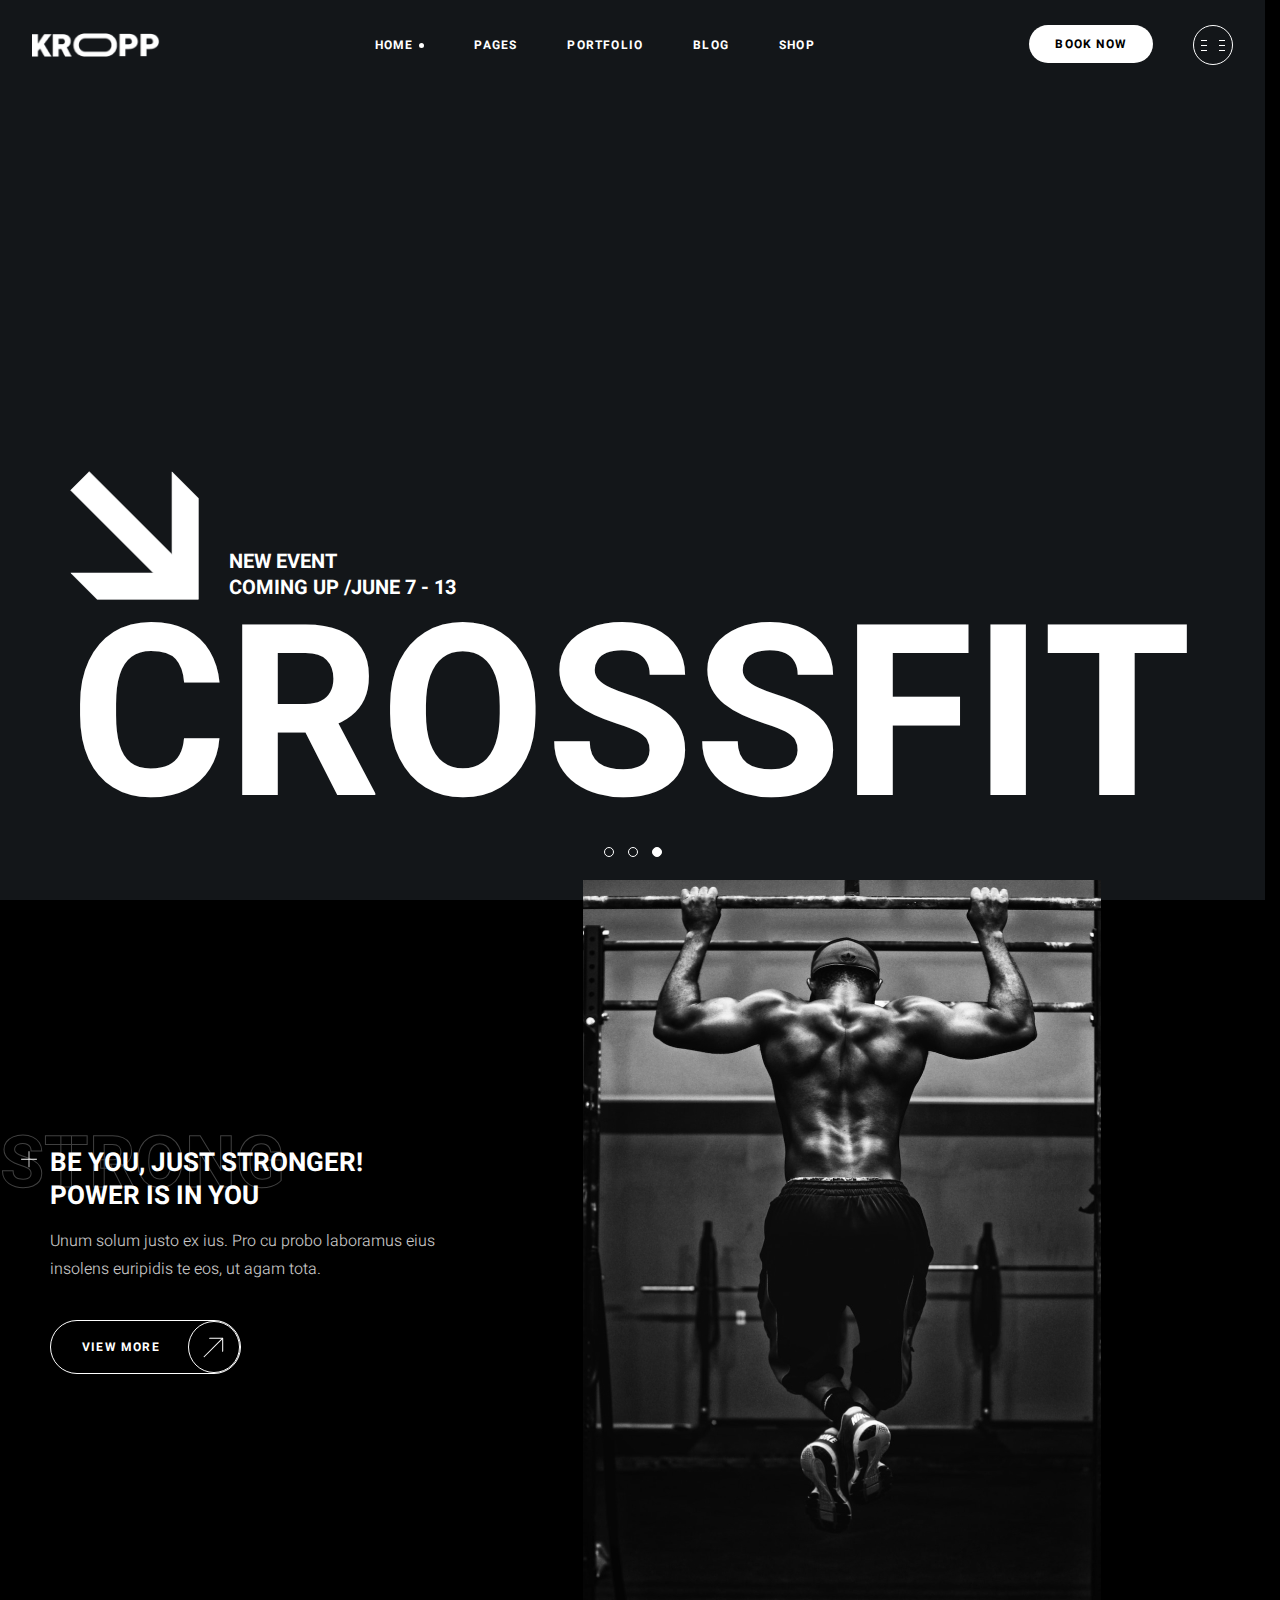
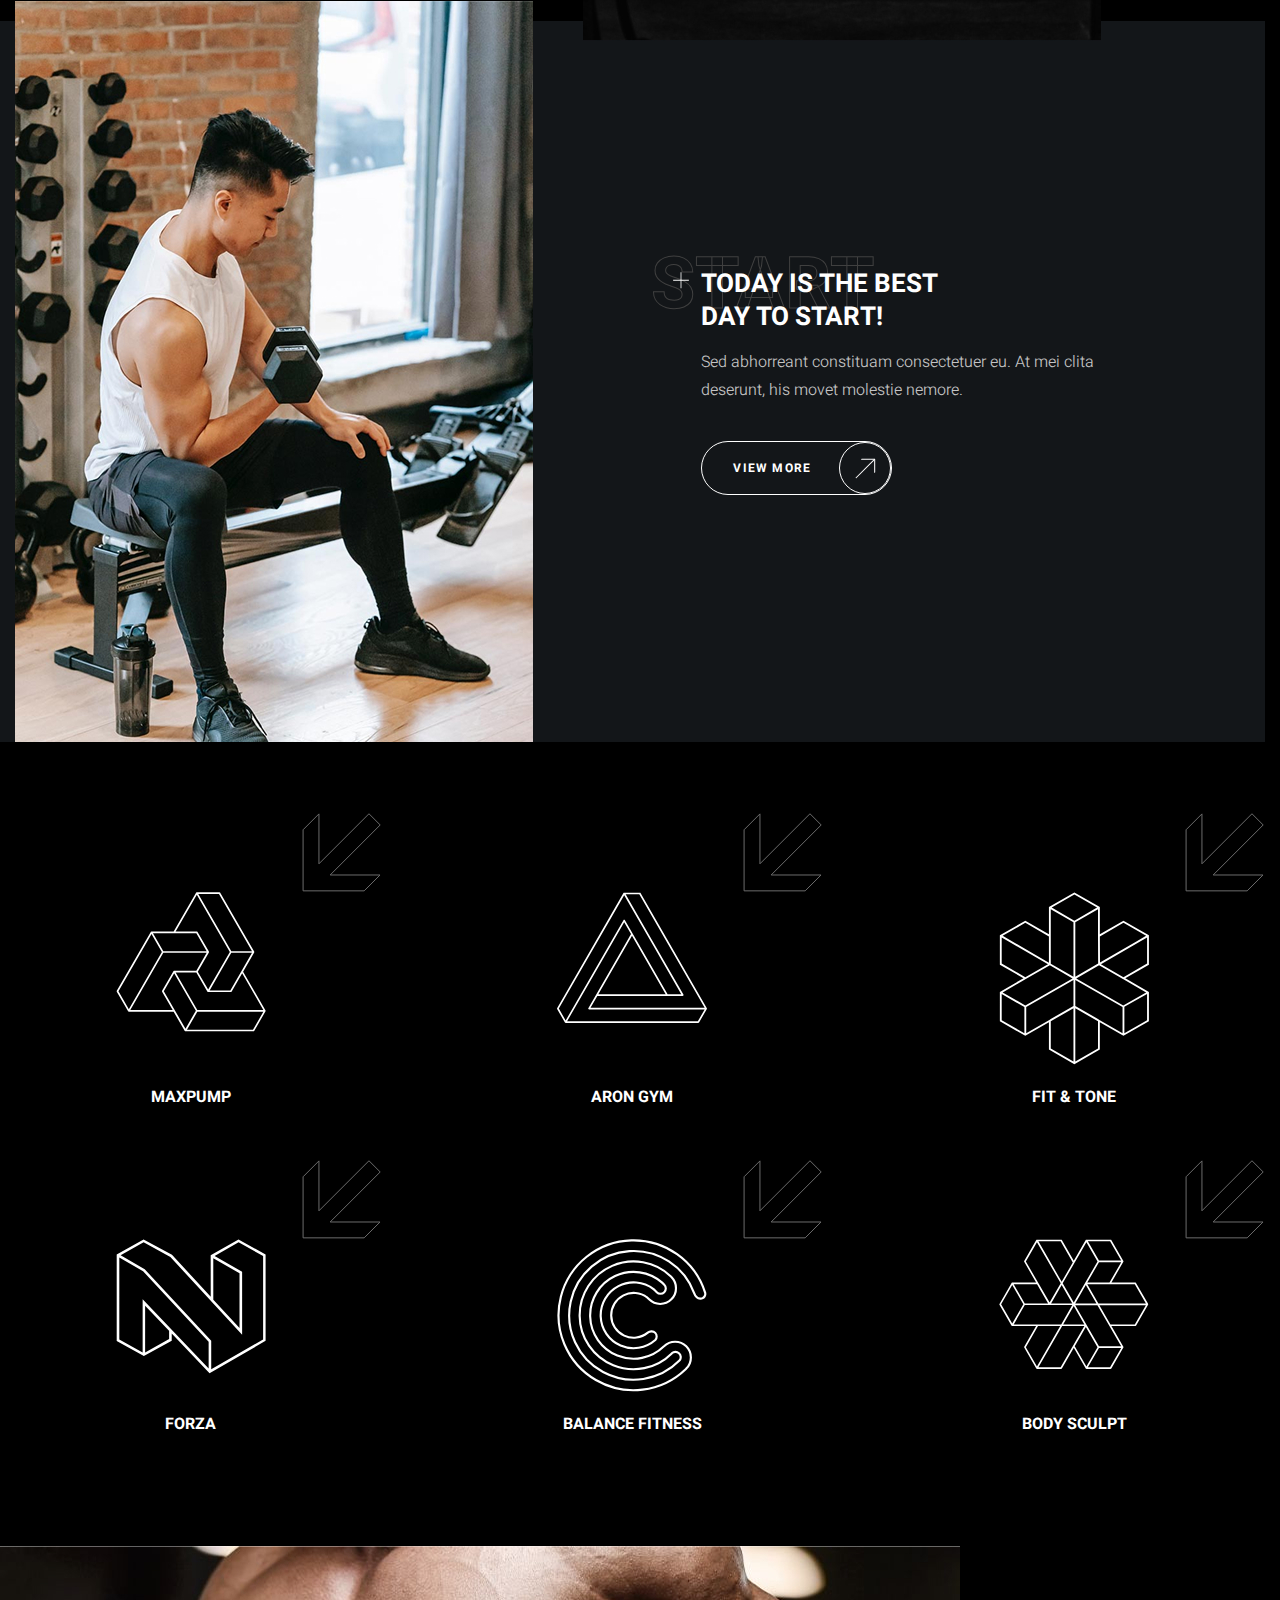
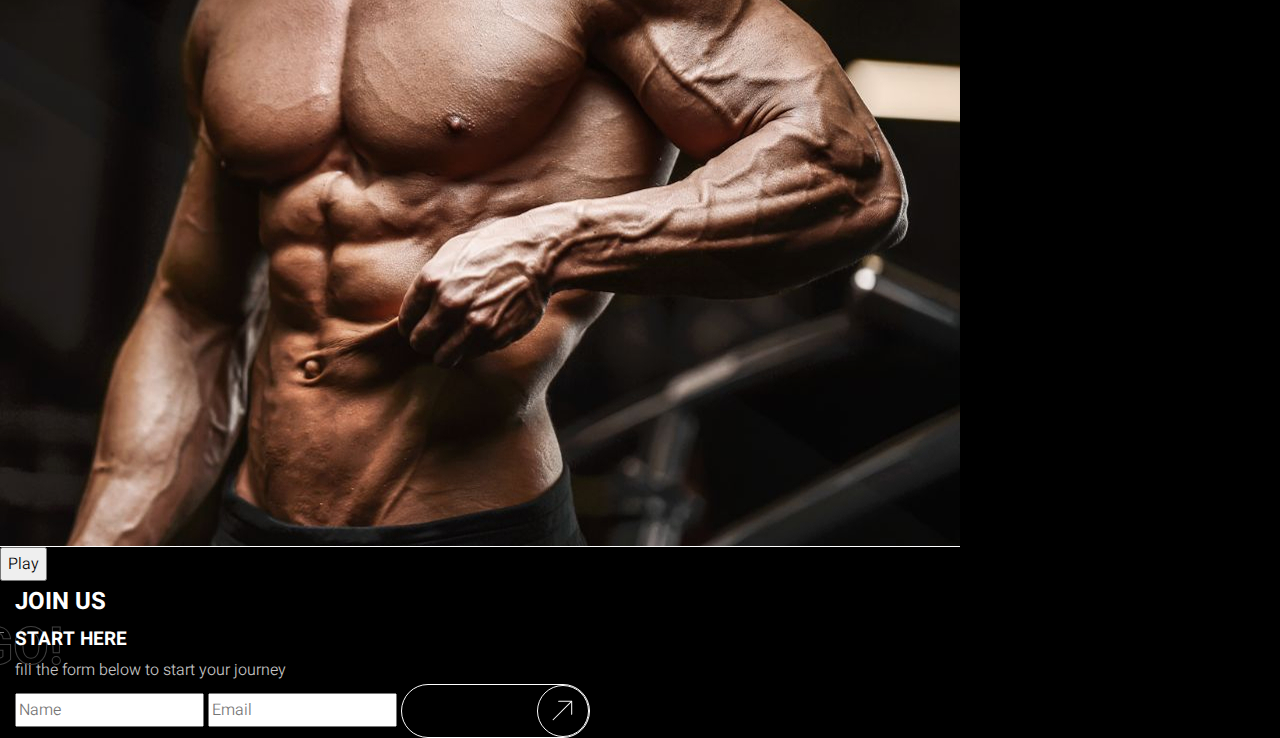
<file: KROPP Fitness UI/index.html>
<!doctype html>
<html lang="en">
<head>
    <meta charset="UTF-8">
    <meta name="viewport"
          content="width=device-width, user-scalable=no, initial-scale=1.0, maximum-scale=1.0, minimum-scale=1.0">
    <meta http-equiv="X-UA-Compatible" content="ie=edge">
    <title>Kropp Fitness</title>
  <link rel="stylesheet" href="./normalize.css">
  <link rel="stylesheet" href="./styles.css">
</head>
<body>
<header class="header">
    <a href="#" class="header-logo">
        <img class="header-logo-image" src="./images/header-logo-kropp.png.png" alt="logo KROPP" width="136" height="26" loading="lazy">
    </a>
    <nav class="header-menu">
        <ul class="header-menu-list">
            <li class="header-menu-item">
                <a class="header-menu-link is-current" href="#">Home</a>
            </li>
            <li class="header-menu-item">
                <a class="header-menu-link" href="#">Pages</a>
            </li>
            <li class="header-menu-item">
                <a class="header-menu-link" href="#">Portfolio</a>
            </li>
            <li class="header-menu-item">
                <a class="header-menu-link" href="#">Blog</a>
            </li>
            <li class="header-menu-item">
                <a class="header-menu-link" href="#">Shop</a>
            </li>
        </ul>
    </nav>
    <div class="header-actions">
        <button class=" header-book-button button" type="button">Book now</button>
        <button class="header-burger-button" type="button" title="Open menu">
            <span class="visually-hidden">Open menu</span>
            <span class="header-burger-button-line"></span>
            <span class="header-burger-button-line"></span>
            <span class="header-burger-button-line"></span>
        </button>
    </div>
</header>
<main class="content">
    <h1 class="visually-hidden">KROPP Fitness Club</h1>
    <section class="banner">
        <h2 class="visually-hidden">Upcoming events</h2>
        <div class="banner-body">
            <div class="banner-info">
                New event<br>
                coming up / <time datetime="06-07">june 7</time>&nbsp;-&nbsp;<time datetime="06-13">13</time>
            </div>
            <h3 class="banner-title">crossfit</h3>
        </div>
        <div class="banner-pagination">
            <ul class="banner-pagination-list">
                <li class="banner-pagination-item">
                    <button class="banner-pagination-button" type="button"></button>
                </li>
                <li class="banner-pagination-item">
                    <button class="banner-pagination-button" type="button"></button>
                </li>
                <li class="banner-pagination-item">
                    <button class="banner-pagination-button is-current" type="button"></button>
                </li>
            </ul>
        </div>
    </section>
    <section class="motivation">
        <h2 class="visually-hidden">Motivation</h2>
        <ul class="motivation-list">
            <li class="motivation-item">
                <div class="motivation-card container">
                    <div class="motivation-card-body">
                        <h3 class="motivation-card-title title-medium backdrop-title"
                            data-title="Strong"
                        >
                            Be you, just stronger!<br>
                            Power is in you
                        </h3>
                        <div class="motivation-card-description">
                            <p>Unum solum justo ex ius. Pro cu probo laboramus eius insolens euripidis te eos, ut agam tota.</p>
                        </div>
                        <a href="#" class="motivation-card-button button transparent">
                            View more
                        </a>
                    </div>
                    <img src="./images/motivation/1.jpg" alt="A man pulling himself up on a horizontal bar" width="518" height="760" class="motivation-card-image">
                </div>
            </li>
            <li class="motivation-item">
                <div class="motivation-card container">
                    <div class="motivation-card-body">
                        <h3 class="motivation-card-title title-medium backdrop-title"
                            data-title="Start"
                        >
                            Today is the best<br>
                            day to start!
                        </h3>
                        <div class="motivation-card-description">
                            <p>Sed abhorreant constituam consectetuer eu. At mei clita deserunt, his movet molestie nemore.</p>
                        </div>
                        <a href="#" class="motivation-card-button button transparent">
                            View more
                        </a>
                    </div>
                    <img src="./images/motivation/2.jpg"
                         alt="A man doing a bicep exercise with dumbbells"
                         width="518"
                         height="760" 
                         class="motivation-card-image">
                </div>
            </li>
        </ul>
    </section>
    <section class="training-types">
        <h2 class="visually-hidden">Training types</h2>
        <ul class="training-types-list">
            <li class="training-types-item">
                <img
                        src="./images/training-types/1.svg"
                        alt=""
                        width="150"
                        height="140"
                        class="training-types-item-image">
                <h3 class="training-types-item-title">Maxpump</h3>
            </li>
            <li class="training-types-item">
                <img
                        src="./images/training-types/2.svg"
                        alt=""
                        width="150"
                        height="140"
                        class="training-types-item-image">
                <h3 class="training-types-item-title">Aron gym</h3>
            </li>
            <li class="training-types-item">
                <img
                        src="./images/training-types/3.svg"
                        alt=""
                        width="150"
                        height="140"
                        class="training-types-item-image">
                <h3 class="training-types-item-title">fit & tone</h3>
            </li>
            <li class="training-types-item">
                <img
                        src="./images/training-types/4.svg"
                        alt=""
                        width="150"
                        height="140"
                        class="training-types-item-image">
                <h3 class="training-types-item-title">forza</h3>
            </li>
            <li class="training-types-item">
                <img
                        src="./images/training-types/5.svg"
                        alt=""
                        width="150"
                        height="140"
                        class="training-types-item-image">
                <h3 class="training-types-item-title">balance fitness</h3>
            </li>
            <li class="training-types-item">
                <img
                        src="./images/training-types/6.svg"
                        alt=""
                        width="150"
                        height="140"
                        class="training-types-item-image">
                <h3 class="training-types-item-title">body sculpt</h3>
            </li>
        </ul>
    </section>
    <section class="join-us">
        <div class="join-us-video-wrapper">
            <video
                    src=""
                    class="join-us-video"
                    width="960"
                    height="600"
                    poster="./images/join-us/join-us-video-placeholder.jpg"
            ></video>
            <button class="join-us-video-play-button">Play</button>
        </div>
        <div class="join-us-body container">
            <h2 class="join-us-title">Join us</h2>
            <form class="join-us-form">
                <header class="join-us-form-header">
                    <h3
                            class="join-us-form-title backdrop-title"
                            data-title="Go!"
                    >
                        Start here
                    </h3>
                    <div class="join-us-form-subtitle">fill the form below to start your journey</div>
                </header>
                <div class="join-us-form-body">
                    <label for="username" class="visually-hidden">Name</label>
                    <label for="email" class="visually-hidden">Email</label>
                    <input
                            type="text"
                            id="username"
                            class="join-us-form-body-input input"
                            placeholder="Name"
                    >
                    <input
                            type="email"
                            id="email"
                            class="join-us-form-body-input input"
                            placeholder="Email"
                    >
                    <button class="join-us-form-button button transparent" type="submit">Subscribe</button>
                </div>

            </form>
        </div>
    </section>
</main>
</body>
</html>
</file>
<file: KROPP Fitness UI/styles.css>
@font-face {
    font-family: 'Heebo';
    src: url('./fonts/Heebo-Light.woff2') format('woff2');
    font-weight: 300;
    font-style: normal;
    font-display: swap;
}

@font-face {
    font-family: 'Heebo';
    src: url('./fonts/Heebo-Bold.woff2') format('woff2');
    font-weight: 700;
    font-style: normal;
    font-display: swap;
}

@font-face {
    font-family: 'Yantramanav';
    src: url('./fonts/Yantramanav-Bold.woff2') format("woff2");
    font-weight: 700;
    font-style: normal;
    font-display: swap;


}

/*
Глобальные переменные.
Записываем в root, чтобы при необходимости можно было использовать во всех элементах страницы.
root - это то же самое, что и html, но у этого селектора специфичность будет чуть выше. Поэтому берём его.
*/
:root {
    --color-black: #000000;
    --color-dark: #131619;
    --color-white: #ffffffff;
    --color-dark-gray: #404040;
    --color-light-gray: #c4c4c4;

    --border-radius: 30px;
    --input-height: 54px;
    --border: 1px solid var(--color-white);

    --container-width: 1300px;
    --container-padding-x: 15px;
    --header-height: 90px;

    --font-family-base: 'Heebo', sans-serif;
    --font-family-accent: 'Yantramanav', sans-serif;

    --trnsition-duration: 0.2s;
}

/*Глобальные стили*/
body {
    font-family: var(--font-family-base), sans-serif;
    background-color: var(--color-black);

    color: var(--color-light-gray);
    font-size: 16px;
    line-height: 1.75;
}

p {
    margin-block: 0;
}

p:not([class]):not(:last-child) {
    /*
    Выбирает все параграфы, которые не являются последними среди своих соседей одного уровня вложенности.
    Дополнительно добавляем защиту. Этот стиль будет действовать только на параграфы без указанных классов.
    */
    margin-bottom: 24px;
}

a {
    color: var(--color-white);
}

a:hover {
    color: var(--color-light-gray);
}

a, button, input, textarea, svg * {
    transition-duration: var(--trnsition-duration);
}

.container {
    max-width: calc(var(--container-width) + var(--container-padding-x) * 2);
    margin-inline: auto;
    padding-inline: var(--container-padding-x);
}

.visually-hidden {
    /*box-suppress: hide;*/
    position: absolute; !important;
    clip: rect(0 0 0 0); !important;
    width: 1px; !important;
    aspect-ratio: 1; !important;
    margin: -1px; !important;
    padding: 0; !important;
    border: 0; !important;
    white-space: nowrap; !important;
    clip-path: inset(100%); !important;
    overflow: hidden; !important;
}

.title-medium {
    font-size: clamp(20px, 2vw, 40px);
    line-height: 1.3;
}

.button {
    display: inline-flex;
    align-items: center;

    height: 38px;
    padding-inline: 26px;
    border-radius: var(--border-radius);

    font-size: 12px;
    font-weight: 700;
    line-height: 24px;
    letter-spacing: 1.2px;
    text-transform: uppercase;
    white-space: nowrap;
    text-decoration: none;

    background-color: var(--color-white);
    border: none;

    cursor: pointer;
}

.button:hover {
    background-color: var(--color-light-gray);
}

.button.transparent {
    position: relative;
    height: var(--input-height);
    padding-left: 31px;
    padding-right: 80px;
    padding-block: 14px;

    background-color: transparent;
    border: var(--color-white) 1px solid;
}

.button.transparent::after {
    position:absolute;
    right: 0;
    aspect-ratio: 1;
    height: 100%;

    content: '';
    background: url("./icons/input-arrow-top-right.svg") center/70% no-repeat;
    border: var(--border);
    border-radius: 50%;
}

.button.transparent:hover {
    background-color: var(--color-light-gray);
    color: var(--color-dark-gray);
}

h1, h2, h3, h4, h5, h6 {
    font-weight: 700;
    text-transform: uppercase;
    color: var(--color-white);
}

.header {
    background-color: var(--color-dark);

    display: flex;
    justify-content: space-between;
    align-items: center;
    column-gap: 20px;

    min-height: var(--header-height);
    padding-inline: 32px;
}

.header-logo {
    /*flex-shrink: 0;*/
    min-width: 10vw;
    max-width: 6vw;
}

.header-menu-list {
    display: flex;
    flex-wrap: wrap;
    column-gap: 50px;
}

.header-menu-link {
    display: inline-flex;
    align-items: center;
    height: var(--header-height);
    column-gap: 6px; /*Для точки выделения текущего раздела*/

    text-decoration: none;
    text-transform: uppercase;
    font-weight: 700;
    font-size: 12px;
    letter-spacing: 1.2px;
    /*background-color: red;*/
}

.header-menu-link.is-current::after {
    content: "";
    background-color: currentColor; /* Значение background-color наследуемое. Можно подтянуть его из родительского элемента */
    width: 5px;
    aspect-ratio: 1;
    border-radius: 5px;
}

.header-actions {
    display: flex;
    column-gap: 40px;
}

.header-burger-button {
    display: flex;
    flex-direction: column;
    justify-content: center;
    padding-left: 7px;
    row-gap: 4px;

    width: 40px;
    aspect-ratio: 1;

    background-color: transparent;
    color: var(--color-white);
    border: var(--border);
    border-radius: 50%;
}

.header-burger-button:hover {
    color: var(--color-light-gray);
    border-color: currentColor;
}

.header-burger-button-line {
    background-color: currentColor;

    width: 6px;
    height: 1px;

    /*Манипуляции с отражением чёрточек*/
    box-shadow: 18px 0 0 currentColor;
}


/*Основная часть. Первая секция - баннер*/
.banner {
    background-color: var(--color-dark);
    color: var(--color-white);
    /*text-transform: uppercase;*/

    padding-inline: 70px;
    padding-block: 36px;
    min-height: calc(100vh - var(--header-height));

    /*Прижимаем содержимое к нижней части баннера*/
    display: flex;
    flex-direction: column;
    justify-content: end;

 }

.banner-body {
    text-transform: uppercase;
    font-weight: bold;
}

.banner-info {
    /*Эти 2 свойства нужны для корректного отображения стрелочки*/
    display: flex; /*Без флекса не будет размера элемента. По умолчанию псевдо-элементы являются строчными*/
    align-items: end; /*Чтобы прижать текст к CROSSFIT вниз*/

    font-size: clamp(16px, 1.56vw, 30px);
    line-height: 1.27;
}

.banner-info::before {
    content: ''; /*Без этого свойства элемент в браузере не отобразится вовсе*/
    width: clamp(60px, 10.1vw, 194px); /*Изменили ширину для адаптивности*/
    aspect-ratio: 1;

    /*Можно написать обобщённое свойство. Порядок перечисления подсвойств важен только для пары position и size.*/
    /*background: url("./icons/arrow-bold-down-right.svg") center/contain no-repeat;*/
    background-image: url("icons/arrow-bold-down-right.svg");
    background-position: center;
    background-size: contain; /*Заполнить всё свободное пространство с сохранением пропорций изображения*/
    background-repeat: no-repeat; /*Изображение не должно повторяться ни по каким осям*/

    margin-right: 30px;
}

.banner-title {
    /*
        Зададим размер шрифта в Viewport-единицах.
        Для этого нужно 360 (исходный размер шрифта в макете) разделить на 1920 (ширина макета) и умножить на 100
    */
    font-size: min(360px, 18.75vw);
    line-height: 1;
}

.banner-pagination-list {
    display: flex;
    justify-content: center;
    /*column-gap: 14px;*/
}

.banner-pagination-item {
    display: flex;
}

.banner-pagination-button {
    display: inline-flex;
    justify-content: center;
    align-items: center;
    padding: 7px;

    background-color: transparent;
    border: none;
}

/*Рисуем сам кружок для кнопки в псевдо-элементе, а кликабельную область делаем больше для классного UX*/
.banner-pagination-button::after {
    content: '';
    width: 10px;
    aspect-ratio: 1;

    border: var(--border);
    border-radius: 50%;
    /*padding: 0;*/
}

.banner-pagination-button.is-current::after {
    background-color: var(--color-white);
}

/*Эффект наведения для кнопок пагинации. Отрабатывается только на неактивных кнопках*/
.banner-pagination-button:not(.is-current):hover::after {
    border-color: var(--color-light-gray);
    transition-duration: var(--trnsition-duration);
}


/*Третья секция (Motivation)*/
.motivation-item:nth-child(even) {
    background-color: var(--color-dark);
}

.motivation-card {
    display: flex;
    justify-content: start;
    align-items: center;
    column-gap: clamp(30px, 10.42vw, 200px);
}

.motivation-item:nth-child(even) > .motivation-card {
    flex-direction: row-reverse;
}

.motivation-card-image {
    margin-block: -60px;
}

.motivation-card-body {
    padding-left: 35px;
}

.motivation-card-title:not(:last-child) {
    margin-bottom: 14px;
}

.backdrop-title {
    position: relative;
    z-index: 2;
}

.backdrop-title::before {
    content: '';
    display: block;
    position: absolute;

    /*width: 26px;*/
    width: 1em;
    aspect-ratio: 1;
    background: url("./icons/plus.svg") center/contain no-repeat;

    right: calc(100% + 8px);
}

.backdrop-title::after {
    content: attr(data-title);
    color: transparent;
    -webkit-text-stroke: 1px var(--color-dark-gray);
    text-stroke: 1px var(--color-dark-gray);
    font-size: 2.8em;
    font-family: var(--font-family-accent) sans-serif;

    position: absolute;
    z-index: -1;
    top: -0.4em;
    left: -0.7em;
}

.motivation-card-description {
    max-width: 400px;
}

.motivation-card-description:not(:last-child) {
    margin-bottom: 37px;
}

/*СЕКЦИЯ TRAINING-TYPES*/
.training-types {
    /*Обрежем картинку из секции Motivation*/
    position: relative;
    background-color: var(--color-black);

    max-width: 1920px;
    margin-inline: auto;
    padding-top: 70px;
    padding-bottom: 120px;
    /*max-height: 28px;*/
}

.training-types-list {
    display: grid;
    grid-template-columns: repeat(6, 1fr);
    gap: 60px; /*Понадобится дальше при адаптации, когда будем уменьшать число колонок до 3-х и 2-х*/
    /*align-items: start;*/
    /*justify-content: space-evenly;*/
}

.training-types-item {
    --trainingTypesItemBgIconSize: 80px;
    --trainingTypesItemBgIconIndent: 100%;
    display: flex;
    flex-direction: column;
    align-items: center;
    justify-content: space-between;
    row-gap: 32px;
    background: url("./icons/arrow-transparent-down-left.svg") var(--trainingTypesItemBgIconIndent) 0/var(--trainingTypesItemBgIconSize) no-repeat;
    padding-top: var(--trainingTypesItemBgIconSize); /*Чтобы сместить картинку относительно стрелочки вниз*/
}

.training-types-item-title {
    font-size: 16px;
    line-height: 1.7px;
}



















/*Адаптив под мобилки*/
@media (max-width: 1919px) {
    .motivation-card-image {
        margin-block: -20px;
    }
}

@media (max-width: 1280px) {
    .training-types-list {
        grid-template-columns: repeat(3, 1fr);
    }
}

@media (max-width: 1024px) {
    .header {
        flex-wrap: wrap;
        padding-top: 20px;
        row-gap: 10px;
        padding-inline: 15px;
    }

    .header-menu {
        order: 1;
        flex-basis: 100%;
    }

    .header-menu-link {
        height: 50px;
    }

    .banner {
        padding-inline: 15px;
        justify-content: center;
        /*max-height: calc(100vh - var(--header-height));*/
    }

    .motivation-card {
        padding-block: 30px;
        row-gap: 30px; /*Чтобы текст не слипался с картинкой*/
    }

    .motivation-card-description:not(:last-child) {
        margin-bottom: 15px;
    }

    .motivation-card-image {
        max-width: 30%;
        margin-block: 0;
    }
}

@media (max-width: 767px) {
    .header {
        padding-top: 10px;
    }

    .header-menu-list {
        column-gap: 24px;
    }

    .header-menu-link {
        height: 32px;
    }

    .header-actions {
        column-gap: 15px;
    }

    .button {
        padding-inline: 18px;
    }

    .banner-info {
        margin-bottom: 5px;
    }

    .banner-info::before {
        margin-right: 10px;
    }

    .motivation-card,
    .motivation-item:nth-child(even) .motivation-card {
        flex-direction: column-reverse;
    }

    .motivation-card {
        padding-block: 30px;
    }

    .motivation-card-image {
        max-width: 60%;
    }

    .training-types-list {
        grid-template-columns: repeat(2, 1fr);
        gap: 30px;
    }

    .training-types-item {
        --trainingTypesItemBgIconSize: 40px;
        --trainingTypesItemBgIconIndent: 80%;
        row-gap: 10px;
    }

    .training-types-item-image {
        max-width: 120px;
    }
}
</file>
